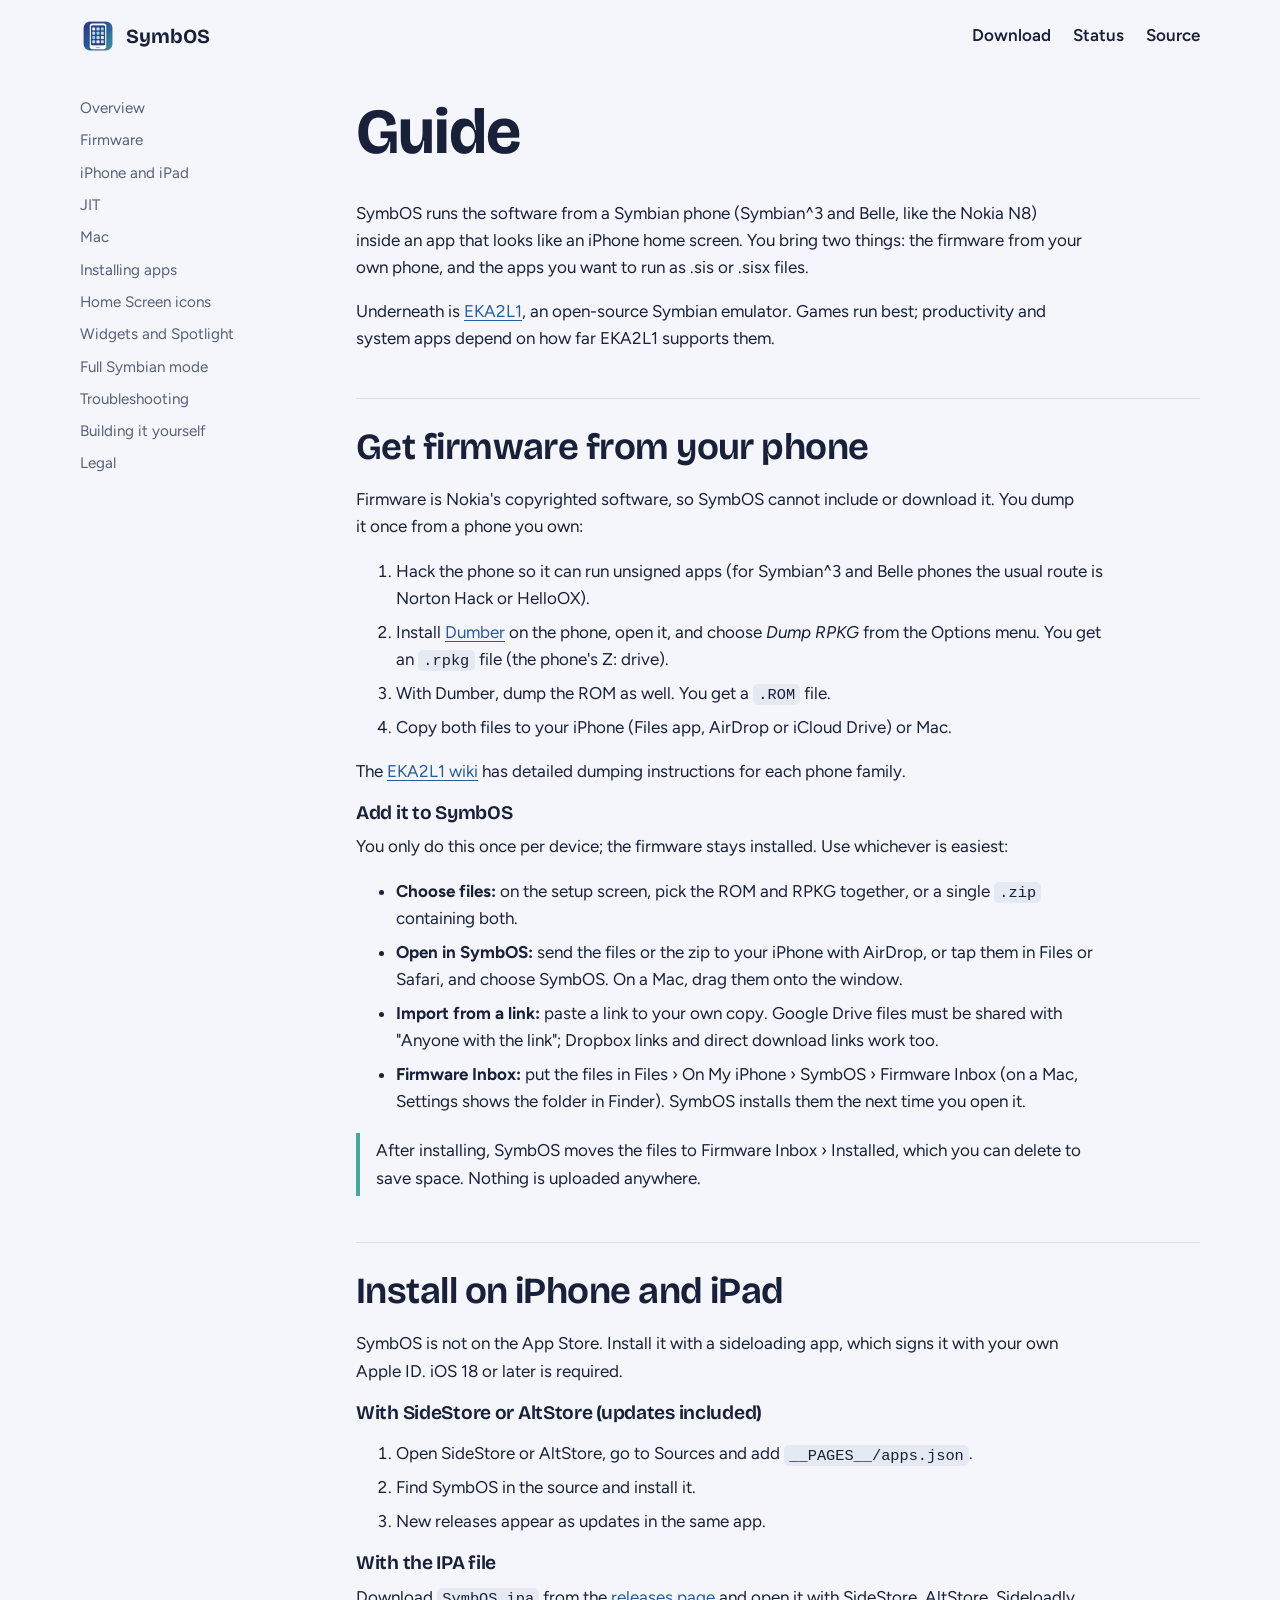
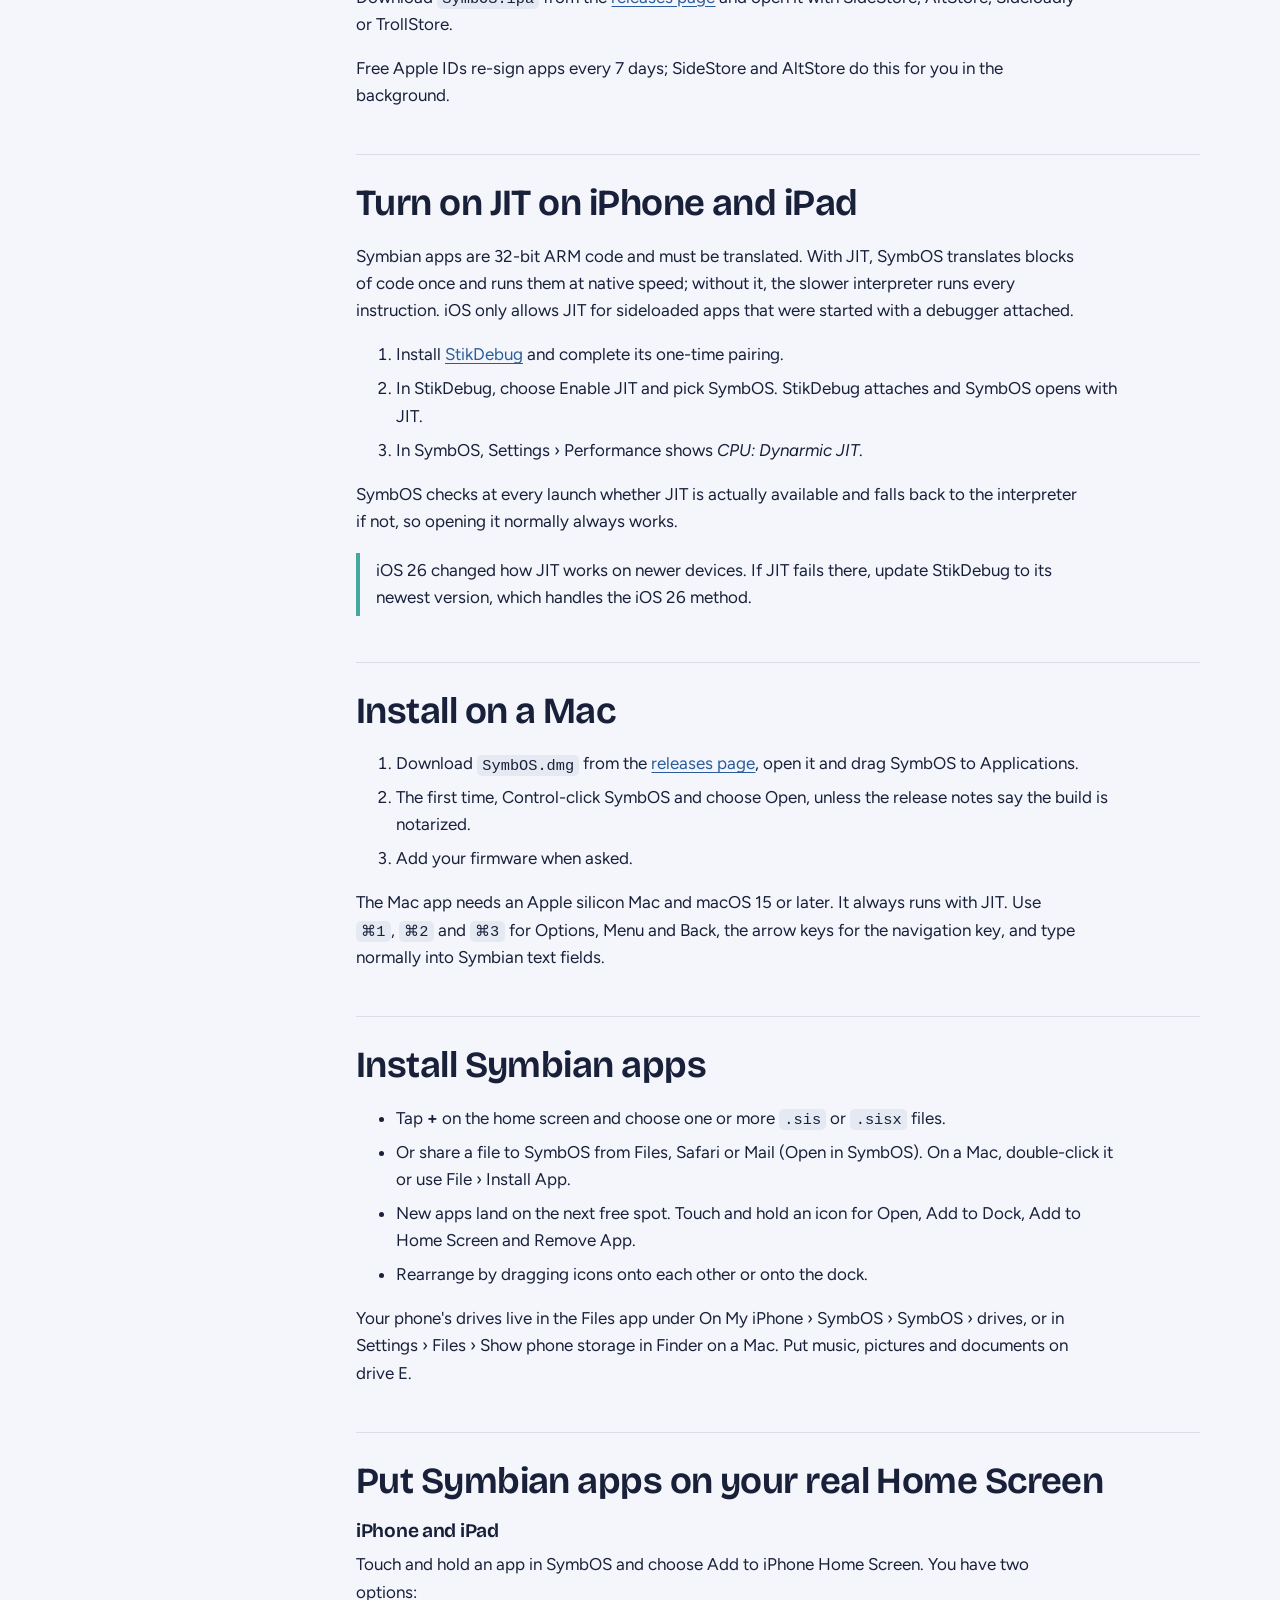
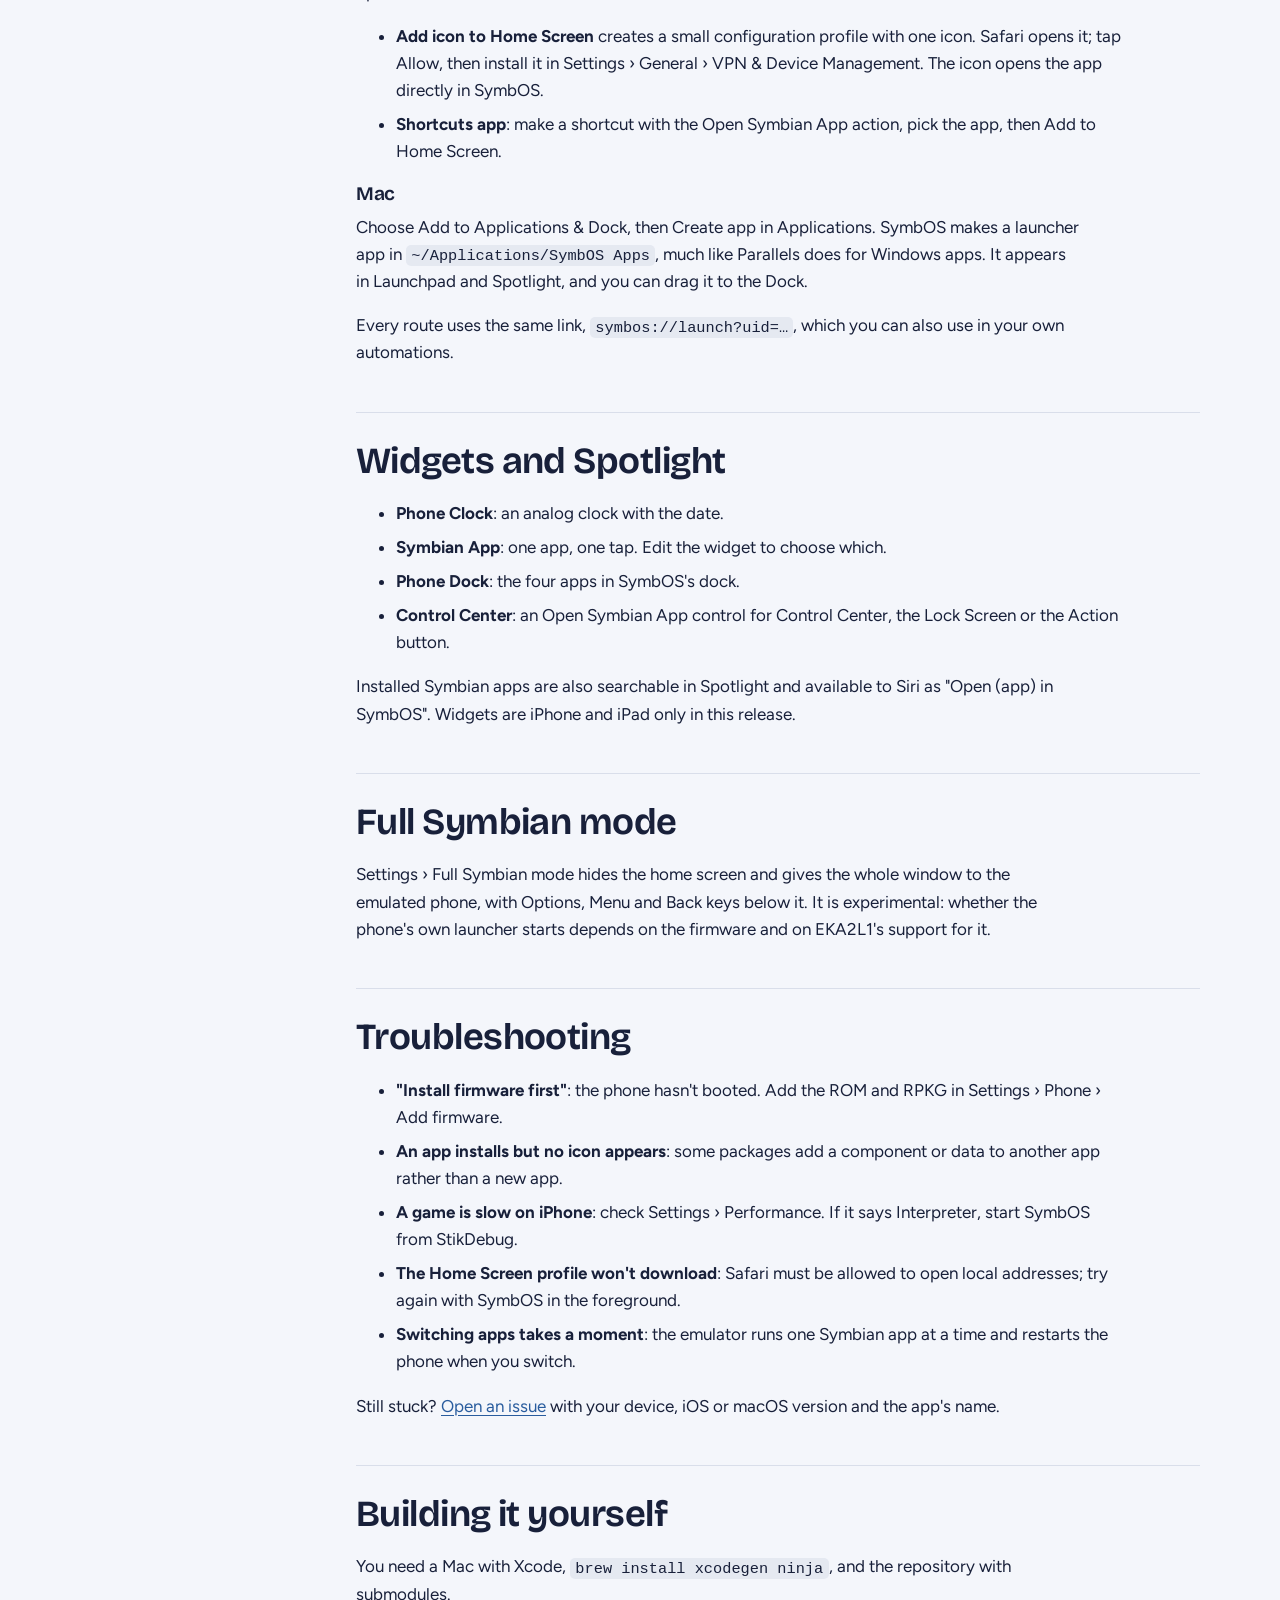
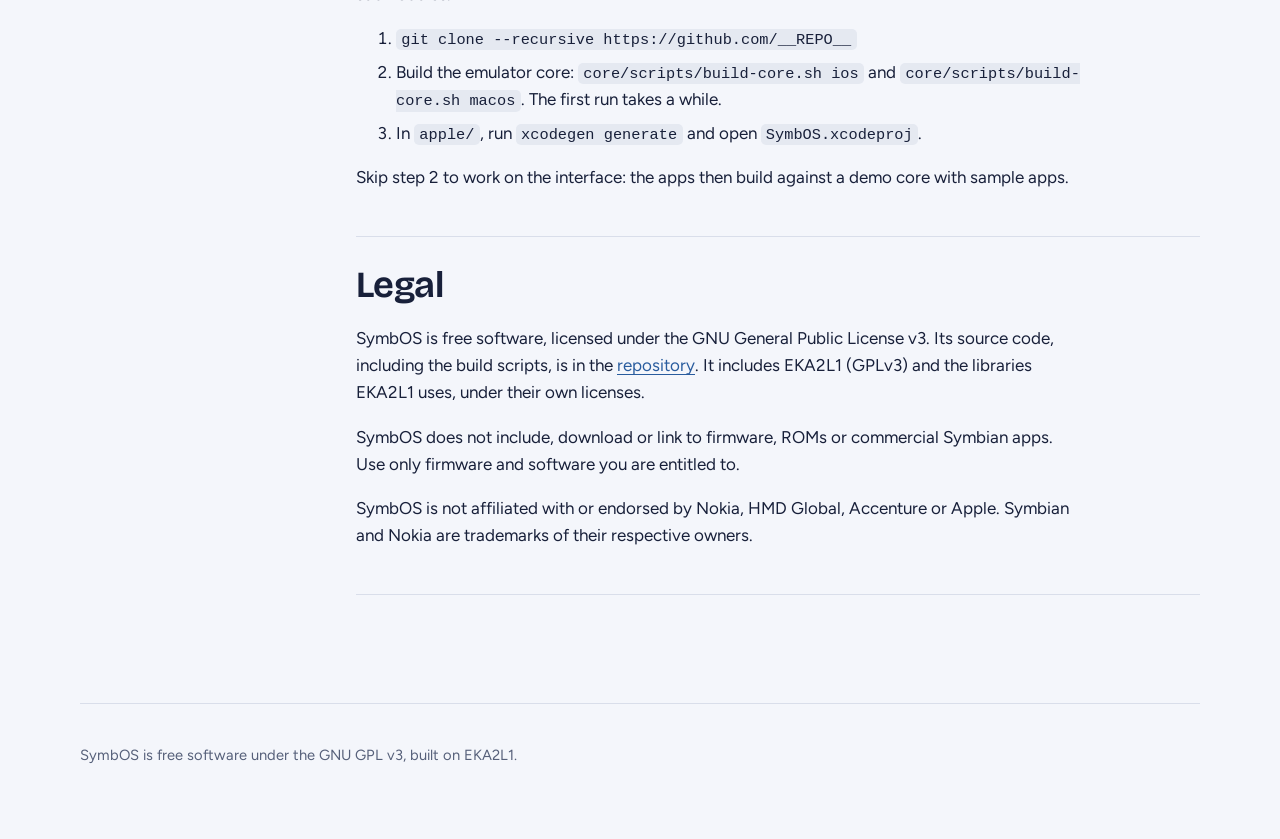
<file: site/guide.html>
<!doctype html>
<html lang="en">
<head>
  <meta charset="utf-8">
  <meta name="viewport" content="width=device-width, initial-scale=1">
  <title>Guide · SymbOS</title>
  <meta name="description" content="Set up SymbOS: dump firmware, install on iPhone, iPad and Mac, enable JIT, add Symbian apps to your Home Screen.">
  <meta name="theme-color" content="#332b7a">
  <link rel="icon" href="assets/favicon.png">
  <link rel="preconnect" href="https://fonts.googleapis.com">
  <link rel="preconnect" href="https://fonts.gstatic.com" crossorigin>
  <link href="https://fonts.googleapis.com/css2?family=Bricolage+Grotesque:opsz,wght@12..96,600;12..96,700&family=Figtree:wght@400;500;600;700&display=swap" rel="stylesheet">
  <link rel="stylesheet" href="style.css">
</head>
<body>
  <header class="wrap site-header">
    <a class="brand" href="./"><img src="assets/icon-512.png" alt="">SymbOS</a>
    <nav class="site-nav" aria-label="Main">
      <a href="./#install">Download</a>
      <a href="./#status">Status</a>
      <a href="https://github.com/__REPO__">Source</a>
    </nav>
  </header>

  <main class="wrap guide">
    <nav class="toc" aria-label="Guide sections">
      <ol>
        <li><a href="#start">Overview</a></li>
        <li><a href="#firmware">Firmware</a></li>
        <li><a href="#iphone">iPhone and iPad</a></li>
        <li><a href="#jit">JIT</a></li>
        <li><a href="#mac">Mac</a></li>
        <li><a href="#apps">Installing apps</a></li>
        <li><a href="#shortcuts">Home Screen icons</a></li>
        <li><a href="#widgets">Widgets and Spotlight</a></li>
        <li><a href="#full">Full Symbian mode</a></li>
        <li><a href="#trouble">Troubleshooting</a></li>
        <li><a href="#build">Building it yourself</a></li>
        <li><a href="#legal">Legal</a></li>
      </ol>
    </nav>

    <article>
      <section id="start">
        <h1>Guide</h1>
        <p>SymbOS runs the software from a Symbian phone (Symbian^3 and Belle, like the Nokia N8) inside an app that looks like an iPhone home screen. You bring two things: the firmware from your own phone, and the apps you want to run as .sis or .sisx files.</p>
        <p>Underneath is <a href="https://github.com/EKA2L1/EKA2L1">EKA2L1</a>, an open-source Symbian emulator. Games run best; productivity and system apps depend on how far EKA2L1 supports them.</p>
      </section>

      <section id="firmware">
        <h2>Get firmware from your phone</h2>
        <p>Firmware is Nokia's copyrighted software, so SymbOS cannot include or download it. You dump it once from a phone you own:</p>
        <ol>
          <li>Hack the phone so it can run unsigned apps (for Symbian^3 and Belle phones the usual route is Norton Hack or HelloOX).</li>
          <li>Install <a href="https://github.com/eka2l1/dumber">Dumber</a> on the phone, open it, and choose <em>Dump RPKG</em> from the Options menu. You get an <code>.rpkg</code> file (the phone's Z: drive).</li>
          <li>With Dumber, dump the ROM as well. You get a <code>.ROM</code> file.</li>
          <li>Copy both files to your iPhone (Files app, AirDrop or iCloud Drive) or Mac.</li>
        </ol>
        <p>The <a href="https://eka2l1.miraheze.org/wiki/Main_Page">EKA2L1 wiki</a> has detailed dumping instructions for each phone family.</p>
        <h3>Add it to SymbOS</h3>
        <p>You only do this once per device; the firmware stays installed. Use whichever is easiest:</p>
        <ul>
          <li><strong>Choose files:</strong> on the setup screen, pick the ROM and RPKG together, or a single <code>.zip</code> containing both.</li>
          <li><strong>Open in SymbOS:</strong> send the files or the zip to your iPhone with AirDrop, or tap them in Files or Safari, and choose SymbOS. On a Mac, drag them onto the window.</li>
          <li><strong>Import from a link:</strong> paste a link to your own copy. Google Drive files must be shared with "Anyone with the link"; Dropbox links and direct download links work too.</li>
          <li><strong>Firmware Inbox:</strong> put the files in Files › On My iPhone › SymbOS › Firmware Inbox (on a Mac, Settings shows the folder in Finder). SymbOS installs them the next time you open it.</li>
        </ul>
        <div class="note"><p>After installing, SymbOS moves the files to Firmware Inbox › Installed, which you can delete to save space. Nothing is uploaded anywhere.</p></div>
      </section>

      <section id="iphone">
        <h2>Install on iPhone and iPad</h2>
        <p>SymbOS is not on the App Store. Install it with a sideloading app, which signs it with your own Apple ID. iOS 18 or later is required.</p>
        <h3>With SideStore or AltStore (updates included)</h3>
        <ol>
          <li>Open SideStore or AltStore, go to Sources and add <code>__PAGES__/apps.json</code>.</li>
          <li>Find SymbOS in the source and install it.</li>
          <li>New releases appear as updates in the same app.</li>
        </ol>
        <h3>With the IPA file</h3>
        <p>Download <code>SymbOS.ipa</code> from the <a href="https://github.com/__REPO__/releases">releases page</a> and open it with SideStore, AltStore, Sideloadly or TrollStore.</p>
        <p>Free Apple IDs re-sign apps every 7 days; SideStore and AltStore do this for you in the background.</p>
      </section>

      <section id="jit">
        <h2>Turn on JIT on iPhone and iPad</h2>
        <p>Symbian apps are 32-bit ARM code and must be translated. With JIT, SymbOS translates blocks of code once and runs them at native speed; without it, the slower interpreter runs every instruction. iOS only allows JIT for sideloaded apps that were started with a debugger attached.</p>
        <ol>
          <li>Install <a href="https://github.com/StikDebug/StikDebug">StikDebug</a> and complete its one-time pairing.</li>
          <li>In StikDebug, choose Enable JIT and pick SymbOS. StikDebug attaches and SymbOS opens with JIT.</li>
          <li>In SymbOS, Settings › Performance shows <em>CPU: Dynarmic JIT</em>.</li>
        </ol>
        <p>SymbOS checks at every launch whether JIT is actually available and falls back to the interpreter if not, so opening it normally always works.</p>
        <div class="note"><p>iOS 26 changed how JIT works on newer devices. If JIT fails there, update StikDebug to its newest version, which handles the iOS 26 method.</p></div>
      </section>

      <section id="mac">
        <h2>Install on a Mac</h2>
        <ol>
          <li>Download <code>SymbOS.dmg</code> from the <a href="https://github.com/__REPO__/releases">releases page</a>, open it and drag SymbOS to Applications.</li>
          <li>The first time, Control-click SymbOS and choose Open, unless the release notes say the build is notarized.</li>
          <li>Add your firmware when asked.</li>
        </ol>
        <p>The Mac app needs an Apple silicon Mac and macOS 15 or later. It always runs with JIT. Use <kbd>⌘1</kbd>, <kbd>⌘2</kbd> and <kbd>⌘3</kbd> for Options, Menu and Back, the arrow keys for the navigation key, and type normally into Symbian text fields.</p>
      </section>

      <section id="apps">
        <h2>Install Symbian apps</h2>
        <ul>
          <li>Tap <strong>+</strong> on the home screen and choose one or more <code>.sis</code> or <code>.sisx</code> files.</li>
          <li>Or share a file to SymbOS from Files, Safari or Mail (Open in SymbOS). On a Mac, double-click it or use File › Install App.</li>
          <li>New apps land on the next free spot. Touch and hold an icon for Open, Add to Dock, Add to Home Screen and Remove App.</li>
          <li>Rearrange by dragging icons onto each other or onto the dock.</li>
        </ul>
        <p>Your phone's drives live in the Files app under On My iPhone › SymbOS › SymbOS › drives, or in Settings › Files › Show phone storage in Finder on a Mac. Put music, pictures and documents on drive E.</p>
      </section>

      <section id="shortcuts">
        <h2>Put Symbian apps on your real Home Screen</h2>
        <h3>iPhone and iPad</h3>
        <p>Touch and hold an app in SymbOS and choose Add to iPhone Home Screen. You have two options:</p>
        <ul>
          <li><strong>Add icon to Home Screen</strong> creates a small configuration profile with one icon. Safari opens it; tap Allow, then install it in Settings › General › VPN & Device Management. The icon opens the app directly in SymbOS.</li>
          <li><strong>Shortcuts app</strong>: make a shortcut with the Open Symbian App action, pick the app, then Add to Home Screen.</li>
        </ul>
        <h3>Mac</h3>
        <p>Choose Add to Applications & Dock, then Create app in Applications. SymbOS makes a launcher app in <code>~/Applications/SymbOS Apps</code>, much like Parallels does for Windows apps. It appears in Launchpad and Spotlight, and you can drag it to the Dock.</p>
        <p>Every route uses the same link, <code>symbos://launch?uid=…</code>, which you can also use in your own automations.</p>
      </section>

      <section id="widgets">
        <h2>Widgets and Spotlight</h2>
        <ul>
          <li><strong>Phone Clock</strong>: an analog clock with the date.</li>
          <li><strong>Symbian App</strong>: one app, one tap. Edit the widget to choose which.</li>
          <li><strong>Phone Dock</strong>: the four apps in SymbOS's dock.</li>
          <li><strong>Control Center</strong>: an Open Symbian App control for Control Center, the Lock Screen or the Action button.</li>
        </ul>
        <p>Installed Symbian apps are also searchable in Spotlight and available to Siri as "Open (app) in SymbOS". Widgets are iPhone and iPad only in this release.</p>
      </section>

      <section id="full">
        <h2>Full Symbian mode</h2>
        <p>Settings › Full Symbian mode hides the home screen and gives the whole window to the emulated phone, with Options, Menu and Back keys below it. It is experimental: whether the phone's own launcher starts depends on the firmware and on EKA2L1's support for it.</p>
      </section>

      <section id="trouble">
        <h2>Troubleshooting</h2>
        <ul>
          <li><strong>"Install firmware first"</strong>: the phone hasn't booted. Add the ROM and RPKG in Settings › Phone › Add firmware.</li>
          <li><strong>An app installs but no icon appears</strong>: some packages add a component or data to another app rather than a new app.</li>
          <li><strong>A game is slow on iPhone</strong>: check Settings › Performance. If it says Interpreter, start SymbOS from StikDebug.</li>
          <li><strong>The Home Screen profile won't download</strong>: Safari must be allowed to open local addresses; try again with SymbOS in the foreground.</li>
          <li><strong>Switching apps takes a moment</strong>: the emulator runs one Symbian app at a time and restarts the phone when you switch.</li>
        </ul>
        <p>Still stuck? <a href="https://github.com/__REPO__/issues">Open an issue</a> with your device, iOS or macOS version and the app's name.</p>
      </section>

      <section id="build">
        <h2>Building it yourself</h2>
        <p>You need a Mac with Xcode, <code>brew install xcodegen ninja</code>, and the repository with submodules.</p>
        <ol>
          <li><code>git clone --recursive https://github.com/__REPO__</code></li>
          <li>Build the emulator core: <code>core/scripts/build-core.sh ios</code> and <code>core/scripts/build-core.sh macos</code>. The first run takes a while.</li>
          <li>In <code>apple/</code>, run <code>xcodegen generate</code> and open <code>SymbOS.xcodeproj</code>.</li>
        </ol>
        <p>Skip step 2 to work on the interface: the apps then build against a demo core with sample apps.</p>
      </section>

      <section id="legal">
        <h2>Legal</h2>
        <p>SymbOS is free software, licensed under the GNU General Public License v3. Its source code, including the build scripts, is in the <a href="https://github.com/__REPO__">repository</a>. It includes EKA2L1 (GPLv3) and the libraries EKA2L1 uses, under their own licenses.</p>
        <p>SymbOS does not include, download or link to firmware, ROMs or commercial Symbian apps. Use only firmware and software you are entitled to.</p>
        <p>SymbOS is not affiliated with or endorsed by Nokia, HMD Global, Accenture or Apple. Symbian and Nokia are trademarks of their respective owners.</p>
      </section>
    </article>
  </main>

  <footer class="wrap site-footer">
    <p>SymbOS is free software under the GNU GPL v3, built on EKA2L1.</p>
  </footer>
</body>
</html>
</file>
<file: site/style.css>
/* SymbOS website. Palette taken from the app's wallpaper and icon. */
:root {
  --indigo: #332b7a;
  --cobalt: #295c9e;
  --teal: #45a89e;
  --teal-deep: #2d7f77;
  --paper: #f4f6fb;
  --ink: #18203a;
  --muted: #56607a;
  --line: #d9deea;
  --tile: #ffffff;
  --radius-s: 10px;
  --radius-m: 18px;
  --wallpaper: linear-gradient(135deg, #332b7a 0%, #295c9e 52%, #45a89e 100%);
  --measure: 66ch;
  --display: "Bricolage Grotesque", "Avenir Next", system-ui, sans-serif;
  --body: "Figtree", system-ui, -apple-system, "Segoe UI", sans-serif;
  color-scheme: light;
}

@media (prefers-color-scheme: dark) {
  :root {
    --paper: #12172b;
    --ink: #e8ecf7;
    --muted: #a3acc4;
    --line: #2b3352;
    --tile: #f7f8fc;
    color-scheme: dark;
  }
}

* { box-sizing: border-box; }

html { scroll-behavior: smooth; }
@media (prefers-reduced-motion: reduce) {
  html { scroll-behavior: auto; }
  *, *::before, *::after { animation: none !important; transition: none !important; }
}

body {
  margin: 0;
  background: var(--paper);
  color: var(--ink);
  font: 400 1.0625rem/1.6 var(--body);
  -webkit-font-smoothing: antialiased;
}

a { color: var(--cobalt); text-underline-offset: 0.18em; }
@media (prefers-color-scheme: dark) { a { color: #8fb3ff; } }
a:focus-visible, button:focus-visible, summary:focus-visible {
  outline: 3px solid var(--teal);
  outline-offset: 3px;
  border-radius: 6px;
}

h1, h2, h3 {
  font-family: var(--display);
  line-height: 1.12;
  letter-spacing: -0.015em;
  margin: 0 0 0.5em;
}
h1 { font-size: clamp(2.4rem, 5.2vw, 4rem); font-weight: 700; }
h2 { font-size: clamp(1.7rem, 3vw, 2.3rem); font-weight: 650; }
h3 { font-size: 1.2rem; font-weight: 650; }
p { margin: 0 0 1em; max-width: var(--measure); }

.wrap { width: min(1120px, 100% - 40px); margin-inline: auto; }

/* ---- Header ---------------------------------------------------------- */
.site-header {
  display: flex;
  align-items: center;
  justify-content: space-between;
  padding-block: 18px;
}
.brand {
  display: flex;
  align-items: center;
  gap: 10px;
  font: 700 1.25rem/1 var(--display);
  color: inherit;
  text-decoration: none;
}
.brand img { width: 36px; height: 36px; }
.site-nav { display: flex; gap: 22px; font-weight: 600; }
.site-nav a { color: inherit; text-decoration: none; }
.site-nav a:hover { text-decoration: underline; }

/* ---- Hero ------------------------------------------------------------ */
.hero {
  display: grid;
  grid-template-columns: minmax(0, 1.1fr) minmax(300px, 380px);
  gap: clamp(32px, 6vw, 88px);
  align-items: center;
  padding-block: clamp(24px, 6vw, 72px) clamp(48px, 8vw, 96px);
}
.hero p.lede { font-size: 1.22rem; color: var(--muted); max-width: 34em; }

.downloads { display: flex; flex-wrap: wrap; gap: 12px; margin: 28px 0 14px; }
.button {
  display: inline-flex;
  align-items: center;
  gap: 10px;
  padding: 13px 20px;
  border-radius: 999px;
  font-weight: 650;
  text-decoration: none;
  border: 2px solid transparent;
}
.button svg { width: 20px; height: 20px; flex: none; }
.button.primary { background: var(--indigo); color: #fff; }
.button.primary:hover { background: #3f369a; }
.button.secondary { border-color: var(--line); color: var(--ink); background: transparent; }
.button.secondary:hover { border-color: var(--cobalt); }
.release-line { font-size: 0.95rem; color: var(--muted); }

/* ---- The phone ------------------------------------------------------- */
.phone {
  justify-self: center;
  width: min(100%, 360px);
  aspect-ratio: 9 / 19;
  border-radius: 54px;
  padding: 12px;
  background: #0d0f16;
  box-shadow: 0 0 0 2px #3a3f4f, 0 30px 60px -20px rgba(24, 32, 58, 0.55);
  position: relative;
}
.screen {
  position: relative;
  height: 100%;
  border-radius: 43px;
  overflow: hidden;
  background: var(--wallpaper);
  color: #fff;
  display: flex;
  flex-direction: column;
}
.island {
  position: absolute;
  top: 11px;
  left: 50%;
  width: 34%;
  height: 28px;
  transform: translateX(-50%);
  background: #000;
  border-radius: 20px;
  z-index: 3;
}
.status {
  display: flex;
  justify-content: space-between;
  padding: 14px 28px 0;
  font: 600 0.92rem/1 var(--body);
}
.status .clock { min-width: 3em; }
.status .icons { display: flex; gap: 6px; align-items: center; }
.status svg { width: 18px; height: 12px; }

.home-top {
  display: flex;
  justify-content: space-between;
  padding: 26px 18px 10px;
}
.round {
  width: 42px;
  height: 42px;
  border-radius: 50%;
  border: 1px solid rgba(255, 255, 255, 0.3);
  display: grid;
  place-items: center;
  color: #fff;
  cursor: pointer;
  font: inherit;
}
.round svg { width: 20px; height: 20px; }
.round.plus { background: rgba(70, 86, 200, 0.85); }
.round.more { background: rgba(52, 140, 178, 0.85); }

.grid {
  display: grid;
  grid-template-columns: repeat(4, 1fr);
  gap: 18px 6px;
  padding: 8px 12px;
  list-style: none;
  margin: 0;
}
.app {
  display: flex;
  flex-direction: column;
  align-items: center;
  gap: 6px;
  color: #fff;
  text-decoration: none;
  font-size: 0.72rem;
  font-weight: 600;
  text-shadow: 0 1px 2px rgba(0, 0, 0, 0.4);
  border-radius: 14px;
}
.app .tile {
  width: 56px;
  height: 56px;
  border-radius: 14px;
  background: linear-gradient(#fff, #e6e8ee);
  box-shadow: 0 2px 4px rgba(0, 0, 0, 0.25);
  display: grid;
  place-items: center;
  transition: transform 0.15s ease;
}
.app:hover .tile, .app:focus-visible .tile { transform: scale(1.06); }
.app:active .tile { transform: scale(0.94); }
.app .tile svg { width: 32px; height: 32px; }

.dock {
  margin: auto 12px 14px;
  padding: 12px 8px;
  border-radius: 30px;
  background: rgba(255, 255, 255, 0.2);
  border: 1px solid rgba(255, 255, 255, 0.22);
  backdrop-filter: blur(16px);
  -webkit-backdrop-filter: blur(16px);
  display: grid;
  grid-template-columns: repeat(4, 1fr);
}
.dock .app span.name {
  position: absolute;
  width: 1px; height: 1px; overflow: hidden; clip: rect(0 0 0 0);
}

.sheet {
  position: absolute;
  inset: auto 10px 10px;
  border-radius: 28px;
  background: rgba(250, 251, 255, 0.97);
  color: var(--ink);
  padding: 20px 20px 18px;
  transform: translateY(115%);
  transition: transform 0.32s cubic-bezier(0.2, 0.9, 0.3, 1);
  z-index: 4;
  box-shadow: 0 -10px 30px rgba(0, 0, 0, 0.25);
}
.sheet[data-open="true"] { transform: translateY(0); }
.sheet h3 { margin-bottom: 0.3em; }
.sheet p { font-size: 0.92rem; color: #45506a; margin-bottom: 0.8em; }
.sheet .close {
  border: 0;
  background: var(--indigo);
  color: #fff;
  font: 600 0.92rem var(--body);
  padding: 9px 16px;
  border-radius: 999px;
  cursor: pointer;
}

/* ---- Sections --------------------------------------------------------- */
.section { padding-block: clamp(56px, 8vw, 96px); border-top: 1px solid var(--line); }
.section > .wrap > p.intro { color: var(--muted); font-size: 1.12rem; }

.features {
  display: grid;
  grid-template-columns: repeat(auto-fit, minmax(260px, 1fr));
  gap: 34px 48px;
  margin: 36px 0 0;
}
.feature h3 { display: flex; align-items: center; gap: 12px; }
.feature h3 svg {
  width: 36px; height: 36px; padding: 6px;
  border-radius: 10px;
  background: var(--tile);
  box-shadow: inset 0 0 0 1px var(--line);
  flex: none;
}
.feature p { color: var(--muted); margin: 0; }

.steps { counter-reset: step; list-style: none; padding: 0; margin: 32px 0 0; display: grid; gap: 26px; }
.steps li {
  counter-increment: step;
  display: grid;
  grid-template-columns: 52px 1fr;
  gap: 18px;
  align-items: start;
}
.steps li::before {
  content: counter(step);
  width: 44px;
  height: 44px;
  border-radius: 14px;
  display: grid;
  place-items: center;
  font: 700 1.2rem var(--display);
  color: #fff;
  background: var(--wallpaper);
}
.steps h3 { margin-bottom: 0.2em; }
.steps p { margin: 0; color: var(--muted); }

table.status-table { width: 100%; border-collapse: collapse; margin-top: 28px; font-size: 0.98rem; }
.status-table th, .status-table td { text-align: left; padding: 12px 14px 12px 0; border-bottom: 1px solid var(--line); vertical-align: top; }
.status-table th { font-family: var(--display); font-weight: 650; }
.state { font-weight: 650; white-space: nowrap; }
.state.yes { color: var(--teal-deep); }
.state.partial { color: #a06a00; }
.state.no { color: #b23a48; }
@media (prefers-color-scheme: dark) {
  .state.yes { color: #6fd3c7; }
  .state.partial { color: #f0b74f; }
  .state.no { color: #ff8796; }
}

.site-footer { padding-block: 40px 56px; color: var(--muted); font-size: 0.92rem; border-top: 1px solid var(--line); }
.site-footer p { max-width: 80ch; }

/* ---- Guide ------------------------------------------------------------ */
.guide { display: grid; grid-template-columns: 220px minmax(0, 1fr); gap: 56px; padding-block: 24px 80px; }
.toc { position: sticky; top: 24px; align-self: start; font-size: 0.95rem; }
.toc ol { list-style: none; padding: 0; margin: 0; display: grid; gap: 8px; }
.toc a { color: var(--muted); text-decoration: none; }
.toc a:hover { color: var(--ink); text-decoration: underline; }
.guide article section { padding-bottom: 28px; margin-bottom: 28px; border-bottom: 1px solid var(--line); scroll-margin-top: 24px; }
.guide article li { margin-bottom: 0.4em; max-width: var(--measure); }
.guide code, .guide kbd {
  font: 0.9em ui-monospace, "SF Mono", Menlo, monospace;
  background: color-mix(in srgb, var(--line) 55%, transparent);
  padding: 0.1em 0.35em;
  border-radius: 5px;
}
.note {
  border-left: 4px solid var(--teal);
  padding: 4px 0 4px 16px;
  margin: 18px 0;
  max-width: var(--measure);
}
.note p { margin: 0; }

/* ---- Small screens ---------------------------------------------------- */
@media (max-width: 860px) {
  .hero { grid-template-columns: 1fr; }
  .phone { width: min(100%, 330px); }
  .guide { grid-template-columns: 1fr; gap: 24px; }
  .toc { position: static; }
  .toc ol { grid-template-columns: repeat(2, minmax(0, 1fr)); }
}
@media (max-width: 520px) {
  .site-nav { gap: 14px; font-size: 0.95rem; }
  .downloads .button { width: 100%; justify-content: center; }
  .status-table th:nth-child(3), .status-table td:nth-child(3) { display: none; }
}
</file>
